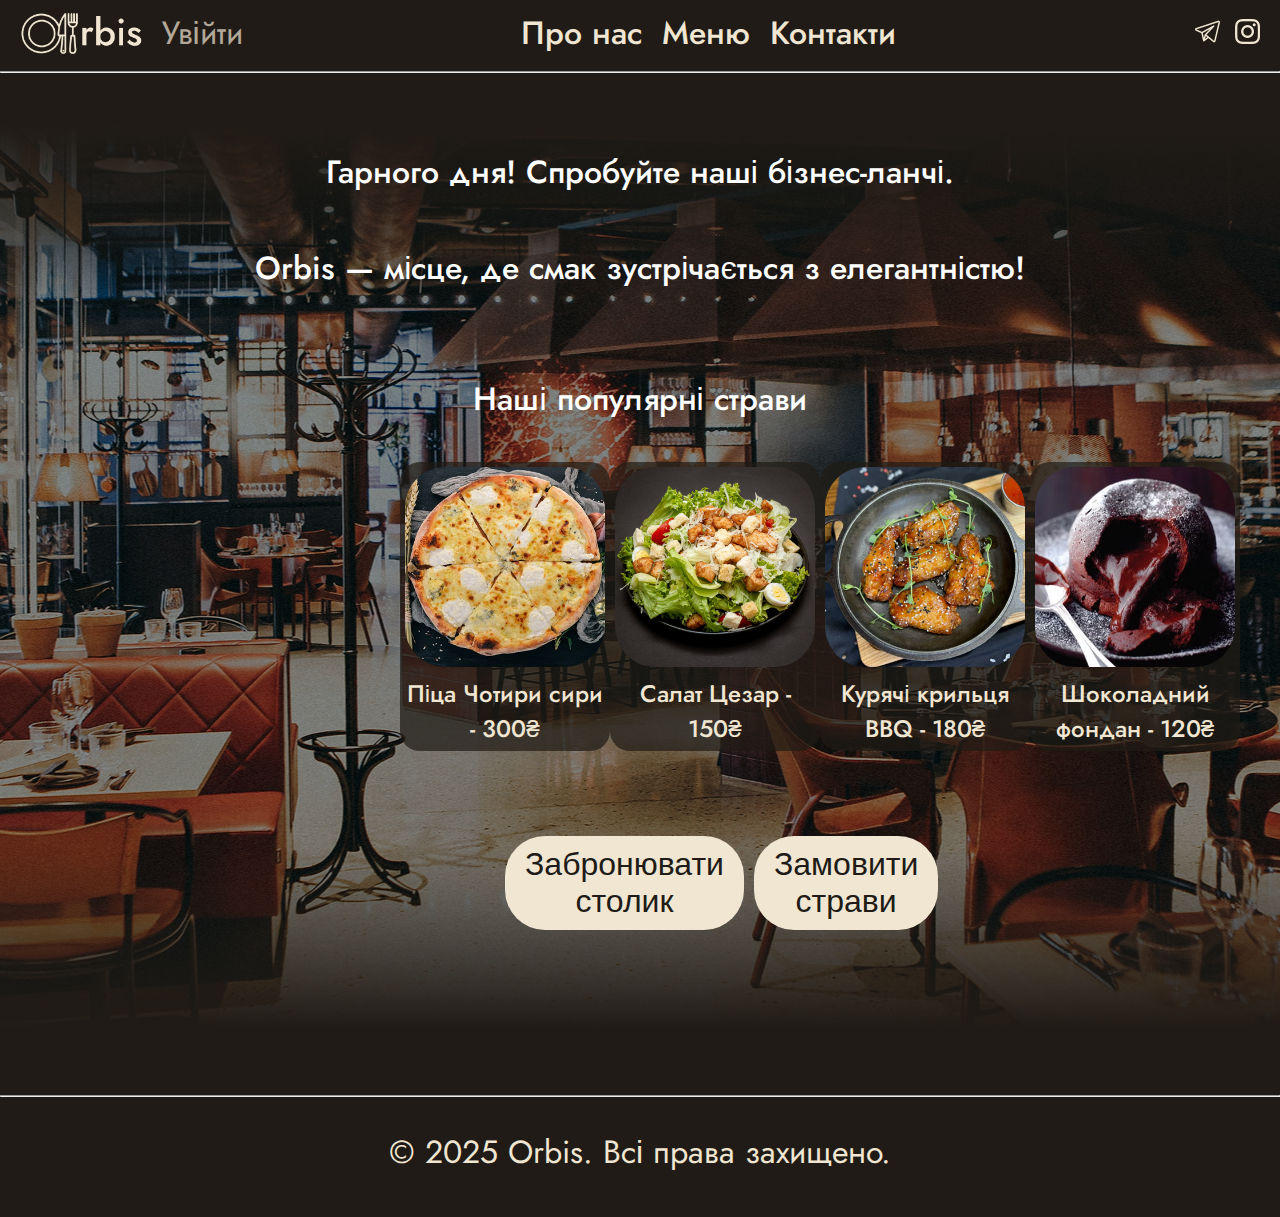
<file: index.html>
<!DOCTYPE html>
<html lang="uk">
<head>
    <meta charset="UTF-8">
    <meta name="viewport" content="width=device-width, initial-scale=1.0">
	<link rel="icon" href="logo2.png" type="image/png">
    <title>Orbis - Головна</title>
    <link rel="stylesheet" href="style.css">
    <link href="https://fonts.googleapis.com/css2?family=Jost:wght@400;500&display=swap" rel="stylesheet">
</head>
<body>
    <header>
        <a href="index.html">
            <img src="logo.png" alt="Логотип Orbis" class="logo">
        </a>
        
        <nav class="nav-left">
            <a href="login.html" class="login-register">Увійти</a>
        </nav>
        
        <nav class="nav-center">
            <a href="about.html">Про нас</a>
            <a href="menu.html">Меню</a>
            <a href="contacts.html">Контакти</a>
        </nav>
        
        <nav class="nav-right">
            <a href="https://t.me" target="_blank"><img src="tgico.png" alt="Telegram"></a>
            <a href="https://instagram.com" target="_blank"><img src="igico.png" alt="Instagram"></a>
        </nav>
    </header>
    <hr style="margin: 5px 0;"><br>
	<main>
		<div class="main-content">
			<div class="time">
				...
			</div>
			<div class="metaphor">
				Orbis — місце, де смак зустрічається з елегантністю!
			</div>
			<div class="popular-dishes">
				Наші популярні страви
				<div class="dish-list">
					<div class="dish-item">
					<img src="pizza.png" alt="Піца Чотири сири" class="dish-img">
					<br>
					Піца Чотири сири - 300₴
					</div>
					<div class="dish-item">
					<img src="caesar.png" alt="Салат Цезар" class="dish-img">
					<br>
					Салат Цезар - 150₴</div>
					<div class="dish-item">
					<img src="wings.png" alt="Курячі крильця BBQ" class="dish-img">
					<br>
					Курячі крильця BBQ - 180₴</div>
					<div class="dish-item">
					<img src="fondant.png" alt="Шоколадний фондан" class="dish-img">
					<br>
					Шоколадний фондан - 120₴</div>
				</div>
			</div>
			<div class="touts-buttons">
				<button onclick="location.href='reservation.html'">Забронювати столик</button>
				<button onclick="location.href='order.html'">Замовити страви</button>
			</div>
		</div>
	</main>

    
    <footer>
	<hr>
        <p>&copy; 2025 Orbis. Всі права захищено.</p>
    </footer>
	<script src="index.js"></script>
</body>
</html>
</file>
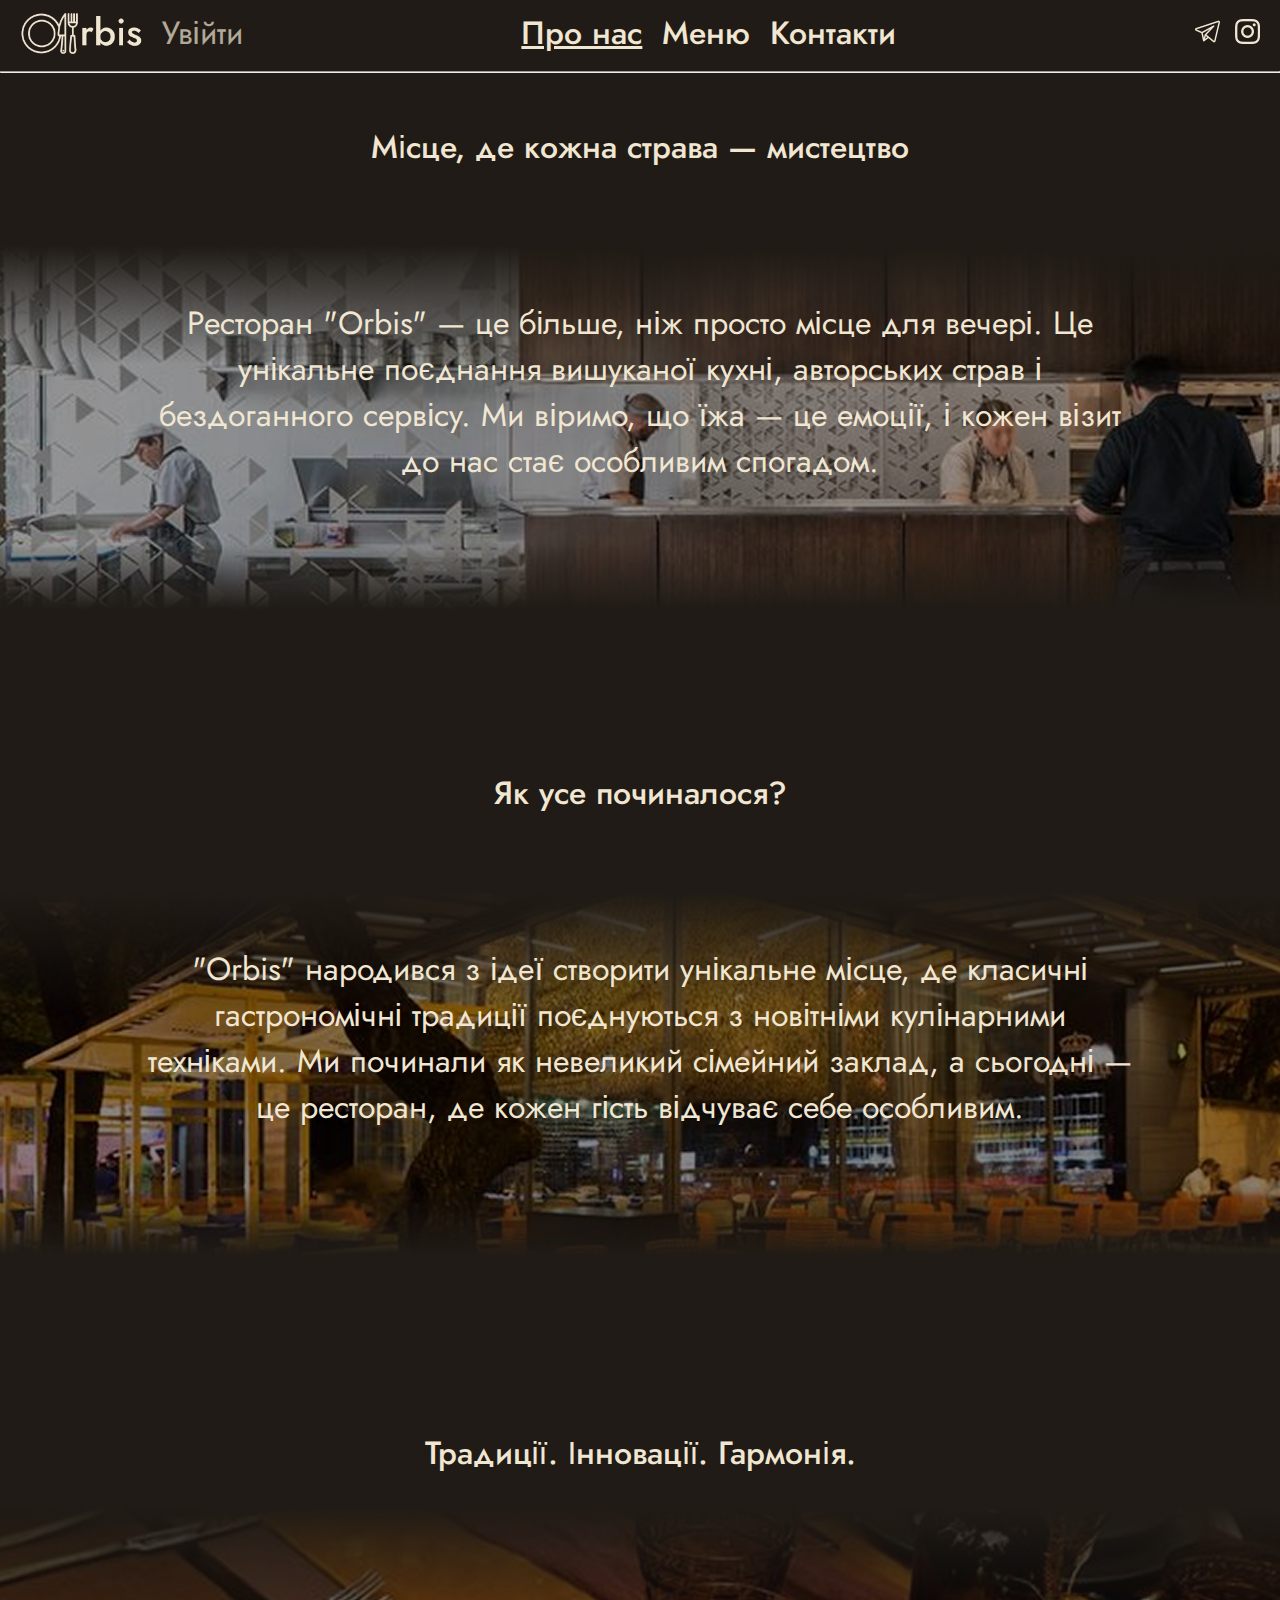
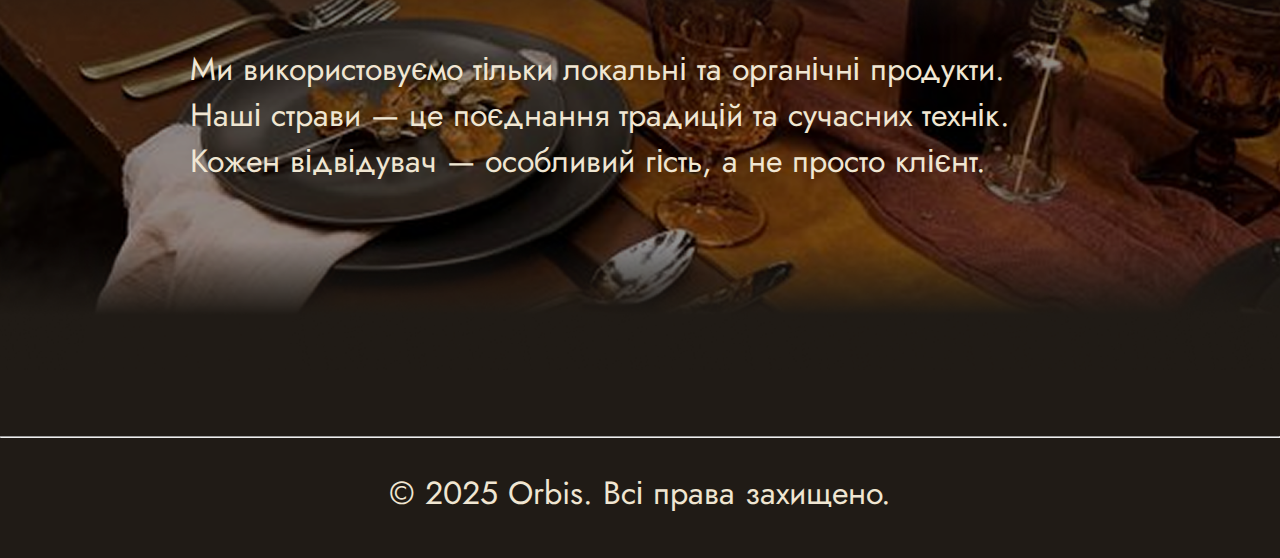
<file: about.html>
<!DOCTYPE html>
<html lang="uk">
<head>
    <meta charset="UTF-8">
    <meta name="viewport" content="width=device-width, initial-scale=1.0">
	<link rel="icon" href="logo2.png" type="image/png">
    <title>Orbis - Про нас</title>
    <link rel="stylesheet" href="style.css">
    <link href="https://fonts.googleapis.com/css2?family=Jost:wght@400;500&display=swap" rel="stylesheet">
</head>
<body id="about-page">
    <header>
        <a href="index.html">
            <img src="logo.png" alt="Логотип Orbis" class="logo">
        </a>
        
        <nav class="nav-left">
            <a href="login.html" class="login-register">Увійти</a>
        </nav>
        
        <nav class="nav-center">
			<a href="about.html" class="nav-select">Про нас</a>
            <a href="menu.html">Меню</a>
            <a href="contacts.html">Контакти</a>
        </nav>
        
        <nav class="nav-right">
            <a href="https://t.me" target="_blank"><img src="tgico.png" alt="Telegram"></a>
            <a href="https://instagram.com" target="_blank"><img src="igico.png" alt="Instagram"></a>
        </nav>
    </header>
    <hr style="margin: 5px 0;"><br>
	<main>
        <nav class="about-us">
			<nav class="about-us-h">
            Місце, де кожна страва — мистецтво
			</nav>
			<nav class="about-us-text">
				Ресторан "Orbis" — це більше, ніж просто місце для вечері. Це унікальне поєднання вишуканої кухні, авторських страв і бездоганного сервісу. Ми віримо, що їжа — це емоції, і кожен візит до нас стає особливим спогадом.
			</nav>
		</nav>
		<br>
        <nav class="mission">
			<nav class="mission-h">
            Як усе починалося?
			</nav>
			<nav class="mission-text">
				"Orbis" народився з ідеї створити унікальне місце, де класичні гастрономічні традиції поєднуються з новітніми кулінарними техніками. Ми починали як невеликий сімейний заклад, а сьогодні — це ресторан, де кожен гість відчуває себе особливим.
			</nav>
		</nav>
        <nav class="values">
			<nav class="values-h">
            Традиції. Інновації. Гармонія.
			</nav>
			<nav class="values-text">
				Ми використовуємо тільки локальні та органічні продукти. <br>
				Наші страви — це поєднання традицій та сучасних технік. <br>
				Кожен відвідувач — особливий гість, а не просто клієнт. <br>
			</nav>
		</nav>
    </main>
    
    <footer>
		<hr>
        <p>&copy; 2025 Orbis. Всі права захищено.</p>
    </footer>
</body>
</html>
</file>
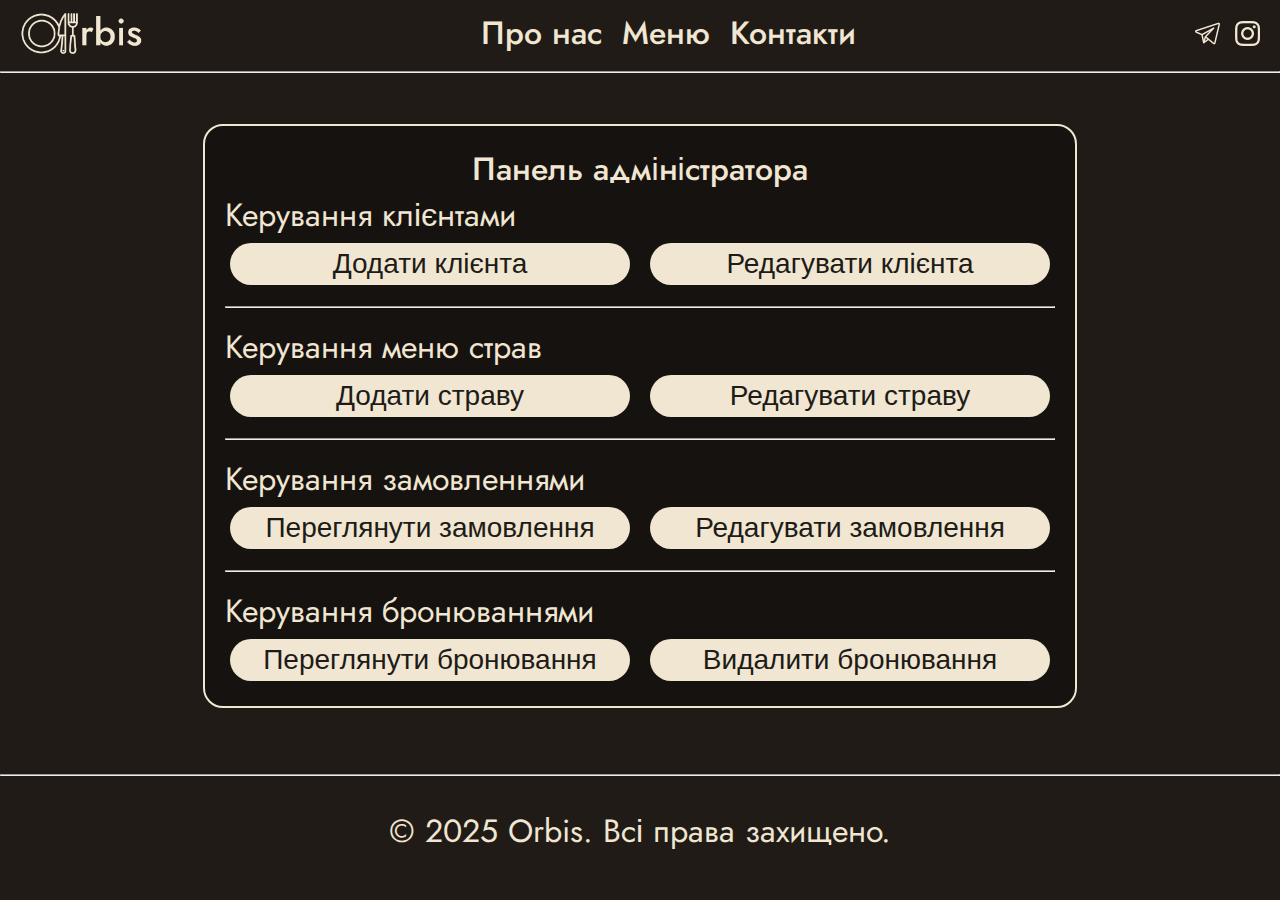
<file: admin.html>
<html lang="uk">
<head>
    <meta charset="UTF-8">
    <meta name="viewport" content="width=device-width, initial-scale=1.0">
	<link rel="icon" href="logo2.png" type="image/png">
    <title>Orbis - Адміністратор</title>
    <link rel="stylesheet" href="style.css">
    <link href="https://fonts.googleapis.com/css2?family=Jost:wght@400;500&display=swap" rel="stylesheet">
</head>
<body>
    <header>
        <a href="index.html">
            <img src="logo.png" alt="Логотип Orbis" class="logo">
        </a>        
        <nav class="nav-center">
			<a href="about.html">Про нас</a>
            <a href="menu.html">Меню</a>
            <a href="contacts.html">Контакти</a>
        </nav>
        
        <nav class="nav-right">
            <a href="https://t.me" target="_blank"><img src="tgico.png" alt="Telegram"></a>
            <a href="https://instagram.com" target="_blank"><img src="igico.png" alt="Instagram"></a>
        </nav>
    </header>
    <hr style="margin: 5px 0;"><br>
	<main>
		<div class="admin-block">
			Панель адміністратора
			<br>
			<div class="admin">
				Керування клієнтами <br>
				<button>Додати клієнта</button>
				<button>Редагувати клієнта</button>
				<hr>
				Керування меню страв <br>
				<button>Додати страву</button>
				<button>Редагувати страву</button>
				<hr>
				Керування замовленнями <br>
				<button>Переглянути замовлення</button>
				<button>Редагувати замовлення</button>
				<hr>
				Керування бронюваннями <br>
				<button>Переглянути бронювання</button>
				<button>Видалити бронювання</button>	
			</div>
		</div>
    </main>
    <footer>
		<hr>
        <p>&copy; 2025 Orbis. Всі права захищено.</p>
    </footer>
</body>
</html>
</file>
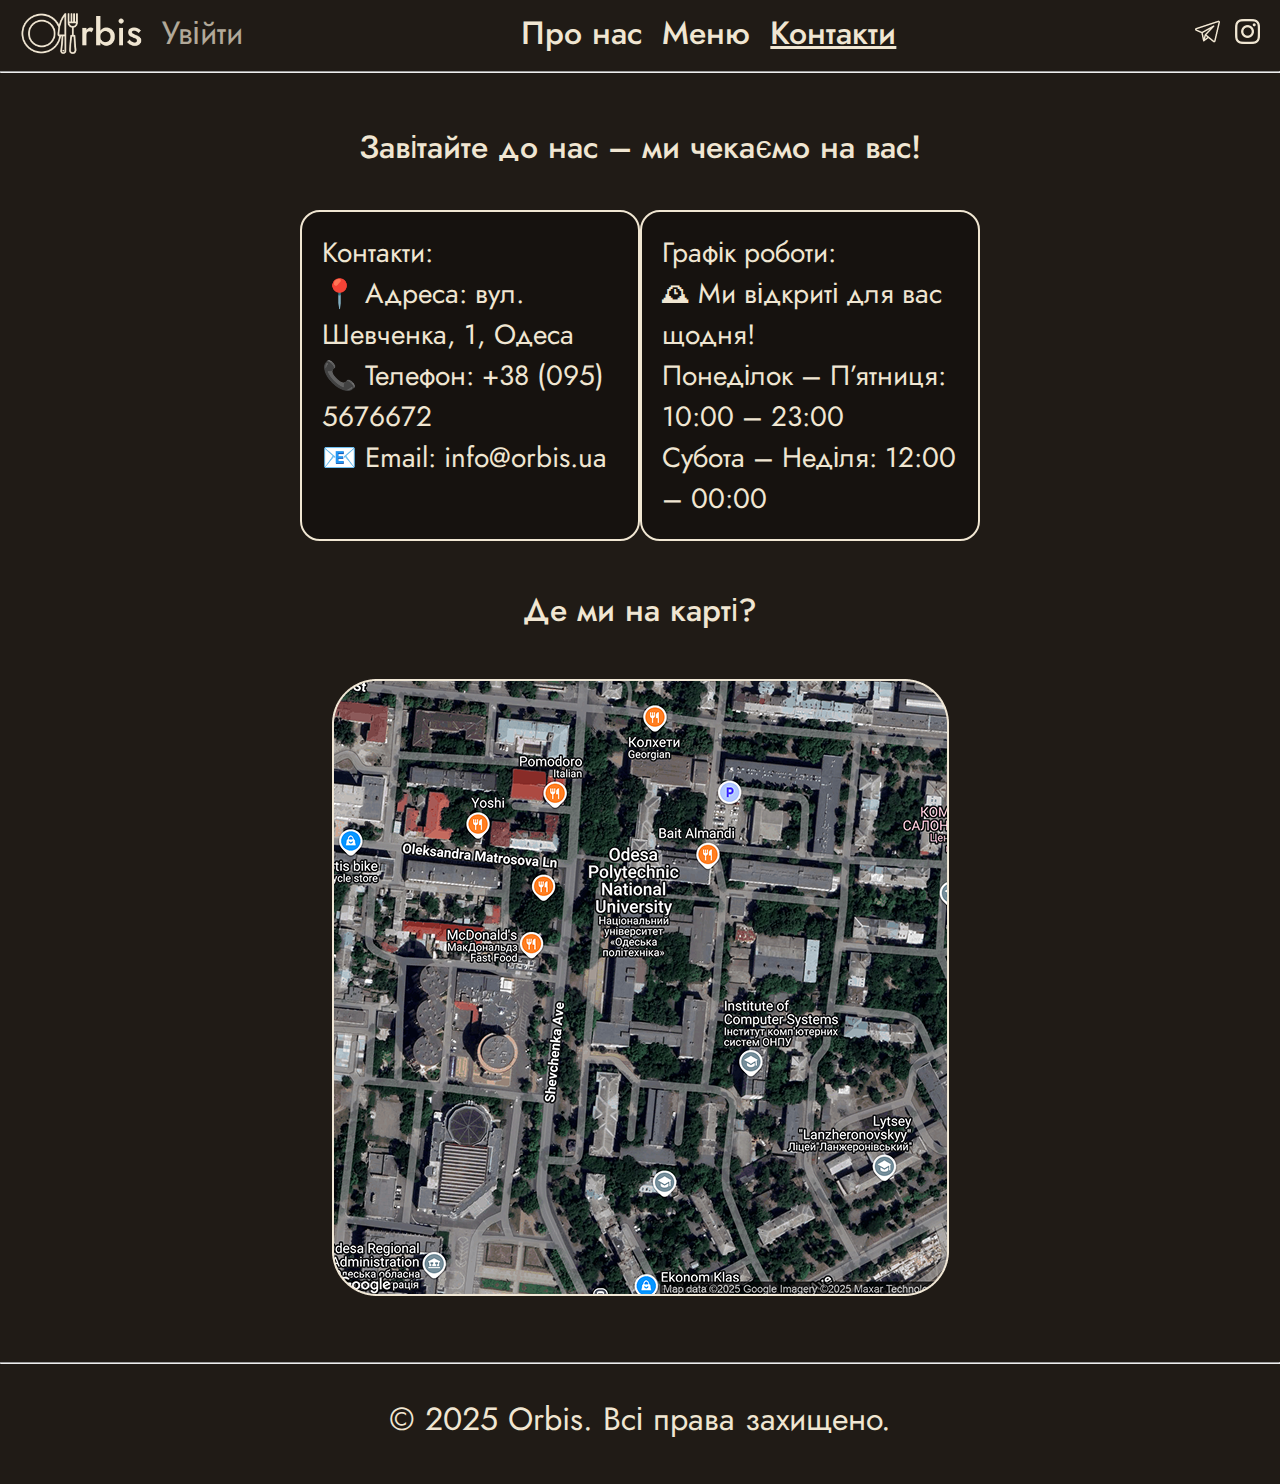
<file: contacts.html>
<!DOCTYPE html>
<html lang="uk">
<head>
    <meta charset="UTF-8">
    <meta name="viewport" content="width=device-width, initial-scale=1.0">
	<link rel="icon" href="logo2.png" type="image/png">
    <title>Orbis - Контакти</title>
    <link rel="stylesheet" href="style.css">
    <link href="https://fonts.googleapis.com/css2?family=Jost:wght@400;500&display=swap" rel="stylesheet">
</head>
<body id="contacts-page">
    <header>
        <a href="index.html">
            <img src="logo.png" alt="Логотип Orbis" class="logo">
        </a>
        
        <nav class="nav-left">
            <a href="login.html" class="login-register">Увійти</a>
        </nav>
        
        <nav class="nav-center">
			<a href="about.html">Про нас</a>
            <a href="menu.html">Меню</a>
            <a href="contacts.html" class="nav-select">Контакти</a>
        </nav>
        
        <nav class="nav-right">
            <a href="https://t.me" target="_blank"><img src="tgico.png" alt="Telegram"></a>
            <a href="https://instagram.com" target="_blank"><img src="igico.png" alt="Instagram"></a>
        </nav>
    </header>
    <hr style="margin: 5px 0;"><br>
	
	<main>
		<div>
			<div class="contact-h">
				Завітайте до нас – ми чекаємо на вас!
			</div>
			<div class="contact-block">
				<div class="contact-item">
				Контакти: <br>
				📍 Адреса: <span class="scroll-to" style="cursor: pointer;">вул. Шевченка, 1, Одеса</span> <br>
				📞 Телефон: <span class="copy-text">+38 (095) 5676672</span> <br>
				📧 Email: <span class="copy-text">info@orbis.ua</span> <br>
				</div>
				<div class="contact-item">
				Графік роботи: <br>
				🕰 Ми відкриті для вас щодня! <br>
				Понеділок – П’ятниця: 10:00 – 23:00 <br>
				Субота – Неділя: 12:00 – 00:00 <br>
				</div>
			</div>
			<br>
			<div class="contact-h">
				Де ми на карті?
			</div>
			<br>
			<img class="contact-item-map" src="map.png" alt="map">
		</div>
	</main>

    
    <footer>
	<hr>
        <p>&copy; 2025 Orbis. Всі права захищено.</p>
    </footer>
	<script src="contacts.js"></script>
</body>
</html>
</file>
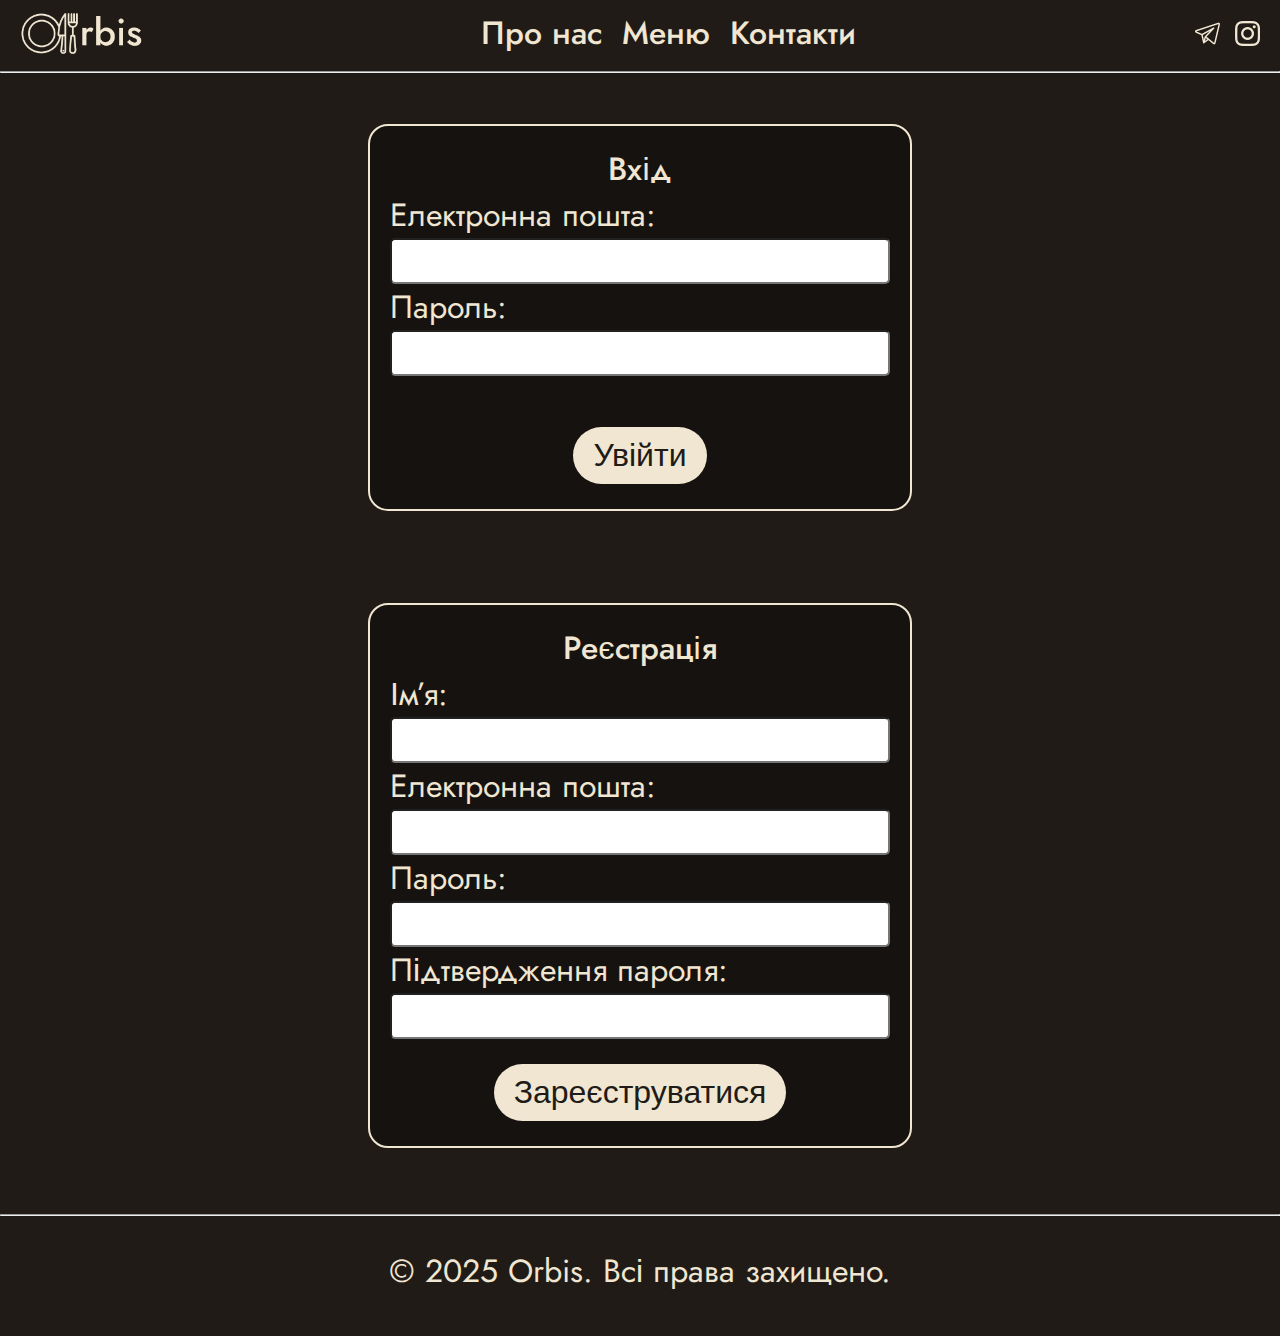
<file: login.html>
<html lang="uk">
<head>
    <meta charset="UTF-8">
    <meta name="viewport" content="width=device-width, initial-scale=1.0">
	<link rel="icon" href="logo2.png" type="image/png">
    <title>Orbis - Вхід</title>
    <link rel="stylesheet" href="style.css">
    <link href="https://fonts.googleapis.com/css2?family=Jost:wght@400;500&display=swap" rel="stylesheet">
</head>
<body id="login-page">
    <header>
        <a href="index.html">
            <img src="logo.png" alt="Логотип Orbis" class="logo">
        </a>        
        <nav class="nav-center">
			<a href="about.html">Про нас</a>
            <a href="menu.html">Меню</a>
            <a href="contacts.html">Контакти</a>
        </nav>
        
        <nav class="nav-right">
            <a href="https://t.me" target="_blank"><img src="tgico.png" alt="Telegram"></a>
            <a href="https://instagram.com" target="_blank"><img src="igico.png" alt="Instagram"></a>
        </nav>
    </header>
    <hr style="margin: 5px 0;"><br>
	<main>
		<div class="log-block">
			Вхід
			<br>
			<div class="log-l">
				Електронна пошта: <br>
				<input type="email" id="login-email" name="login-email" required><br>
				Пароль: <br>
				<input type="password" id="login-password" name="login-password" required>
			</div>
			<br>
			<button id="login-b">Увійти</button>
		</div>
		<br><br>
		<div class="log-block">
			Реєстрація
			<br>
			<div class="log-l">
				Ім’я: <br>
				<input type="text" id="name" name="name" required><br>
				Електронна пошта: <br>
				<input type="email" id="email" name="email" required><br>
				Пароль: <br>
				<input type="password" id="password" name="password" required><br>
				Підтвердження пароля: <br>
				<input type="password" id="confirm-password" name="confirm-password" required>
			</div>
			<div class="error-msg"> 
			
			</div>
			<button id="reg-b">Зареєструватися</button>
		</div>
    </main>
    
    <footer>
		<hr>
        <p>&copy; 2025 Orbis. Всі права захищено.</p>
    </footer>
	<script src="login.js"></script>
</body>
</html>
</file>
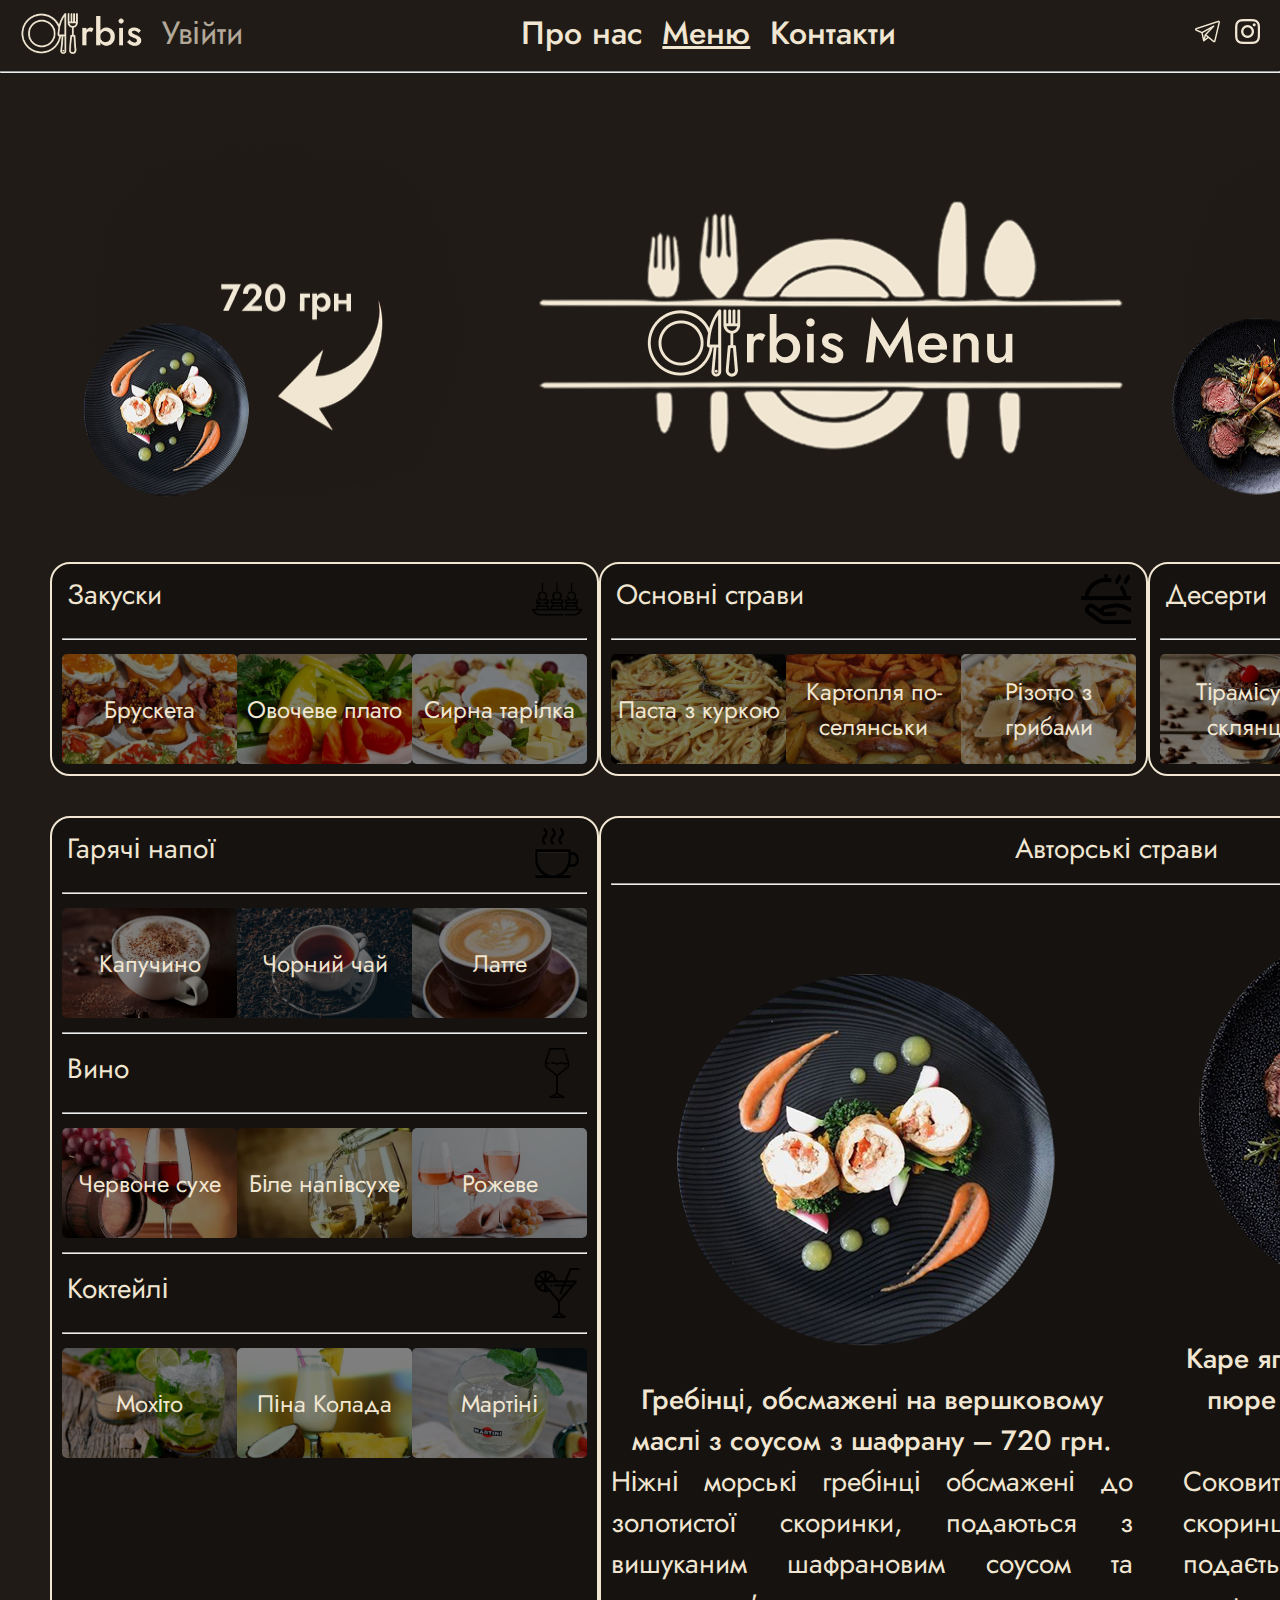
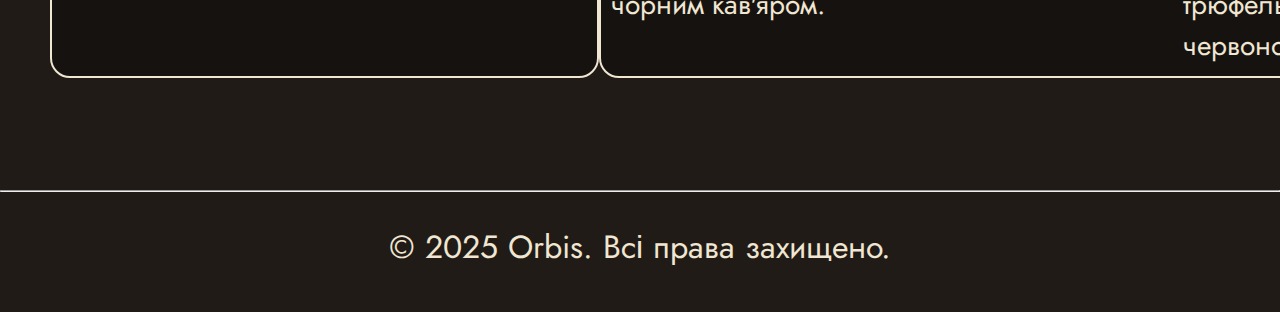
<file: menu.html>
<!DOCTYPE html>
<html lang="uk">
<head>
    <meta charset="UTF-8">
    <meta name="viewport" content="width=device-width, initial-scale=1.0">
	<link rel="icon" href="logo2.png" type="image/png">
    <title>Orbis - Меню</title>
    <link rel="stylesheet" href="style.css">
    <link href="https://fonts.googleapis.com/css2?family=Jost:wght@400;500&display=swap" rel="stylesheet">
</head>
<body id="menu-page">
    <header>
        <a href="index.html">
            <img src="logo.png" alt="Логотип Orbis" class="logo">
        </a>
        
        <nav class="nav-left">
            <a href="login.html" class="login-register">Увійти</a>
        </nav>
        
        <nav class="nav-center">
			<a href="about.html">Про нас</a>
            <a href="menu.html" class="nav-select">Меню</a>
            <a href="contacts.html">Контакти</a>
        </nav>
        
        <nav class="nav-right">
            <a href="https://t.me" target="_blank"><img src="tgico.png" alt="Telegram"></a>
            <a href="https://instagram.com" target="_blank"><img src="igico.png" alt="Instagram"></a>
        </nav>
    </header>
    <hr style="margin: 5px 0;"><br>
	
	<main>
		<div class="menu-block-logo">
			<img src="proposal1.png" alt="Пропозиція 1" class="proposal">
			<img src="logoMenu.png" alt="Лого меню">
			<img src="proposal2.png" alt="Пропозиція 1" class="proposal">
		</div>
		<div class="menu-block">
			<div class="menu-cat">
				<div class="menu-cat-h">
					Закуски
					<img src="appetizerIco.png" alt="Appetizer">
				</div>
				<hr>
				<div class="menu-block-content">
					<div class="menu-content" style="--bg-image: url('dish1.png');" title="Опис.. парапам....">
						Брускета
					</div>
					<div class="menu-content" style="--bg-image: url('dish2.png');">
						Овочеве плато
					</div>
					<div class="menu-content" style="--bg-image: url('dish3.png');">
						Сирна тарілка
					</div>
				</div>
			</div>
			<div class="menu-cat">
				<div class="menu-cat-h">
					Основні страви
					<img src="mainDishesIco.png" alt="Main Dishes">
				</div>
				<hr>
				<div class="menu-block-content">
					<div class="menu-content" style="--bg-image: url('dish4.png');">
						Паста з куркою
					</div>
					<div class="menu-content" style="--bg-image: url('dish5.png');">
						Картопля по-селянськи
					</div>
					<div class="menu-content" style="--bg-image: url('dish6.png');">
						Різотто з грибами
					</div>
				</div>
			</div>
			<div class="menu-cat">
				<div class="menu-cat-h">
					Десерти
					<img src="dessertIco.png" alt="Dessert">
				</div>
				<hr>
				<div class="menu-block-content">
					<div class="menu-content" style="--bg-image: url('dish7.png');">
						Тірамісу у склянці
					</div>
					<div class="menu-content" style="--bg-image: url('dish8.png');">
						Шоколадний фондан
					</div>
					<div class="menu-content" style="--bg-image: url('dish9.png');">
						Йогуртовий десерт
					</div>
				</div>
			</div>
		</div>
		<div class="menu-block">
			<div class="menu-cat">
				<div class="menu-cat-h">
					Гарячі напої
					<img src="hotDrinksIco.png" alt="Hot Drinks">
				</div>
				<hr>
				<div class="menu-block-content">
					<div class="menu-content" style="--bg-image: url('dish10.png');">
						Капучино
					</div>
					<div class="menu-content" style="--bg-image: url('dish11.png');">
						Чорний чай
					</div>
					<div class="menu-content" style="--bg-image: url('dish12.png');">
						Латте
					</div>
				</div>
				<hr>
				<div class="menu-cat-h">
					Вино
					<img src="wineIco.png" alt="Wine">
				</div>
				<hr>
				<div class="menu-block-content">
					<div class="menu-content" style="--bg-image: url('dish13.png');">
						Червоне сухе
					</div>
					<div class="menu-content" style="--bg-image: url('dish14.png');">
						Біле напівсухе
					</div>
					<div class="menu-content" style="--bg-image: url('dish15.png');">
						Рожеве
					</div>
				</div>
				<hr>
				<div class="menu-cat-h">
					Коктейлі
					<img src="cocktailsIco.png" alt="Cocktails">
				</div>
				<hr>
				<div class="menu-block-content">
					<div class="menu-content" style="--bg-image: url('dish16.png');">
						Мохіто 
					</div>
					<div class="menu-content" style="--bg-image: url('dish17.png');">
						Піна Колада
					</div>
					<div class="menu-content" style="--bg-image: url('dish18.png');">
						Мартіні 
					</div>
				</div>
			</div>
			<div class="menu-aut">
				<div class="menu-aut-h">
					Авторські страви
				</div>
				<hr>
				<div class="menu-aut-block-content">
					<div class="menu-aut-d">
						<img src="scallops.png" alt="Scallops" id="img-preposal1-page">
						<div class="menu-aut-name">
						Гребінці, обсмажені на вершковому маслі з соусом з шафрану – 720 грн.
						</div>
						<div class="menu-aut-text">
						Ніжні морські гребінці обсмажені до золотистої скоринки, подаються з вишуканим шафрановим соусом та чорним кав'яром.
						</div>
					</div>
					<div class="menu-aut-d">
						<img src="rackOfLamb.png" alt="Rack Of Lamb" id="img-preposal2-page">
						<div class="menu-aut-name">
						Каре ягняти у трав'яній скоринці з пюре з трюфельної картоплі – 780 грн.
						</div>
						<div class="menu-aut-text">
						Соковите каре ягняти, запечене у скоринці з ароматних трав, подається з ніжним пюре з трюфельної картоплі та соусом із червоного вина.
						</div>
					</div>
				</div>
			</div>
		</div>
		<br>
			

	</main>

    
    <footer>
	<hr>
        <p>&copy; 2025 Orbis. Всі права захищено.</p>
    </footer>
	<script src="menu.js"></script>
</body>
</html>
</file>
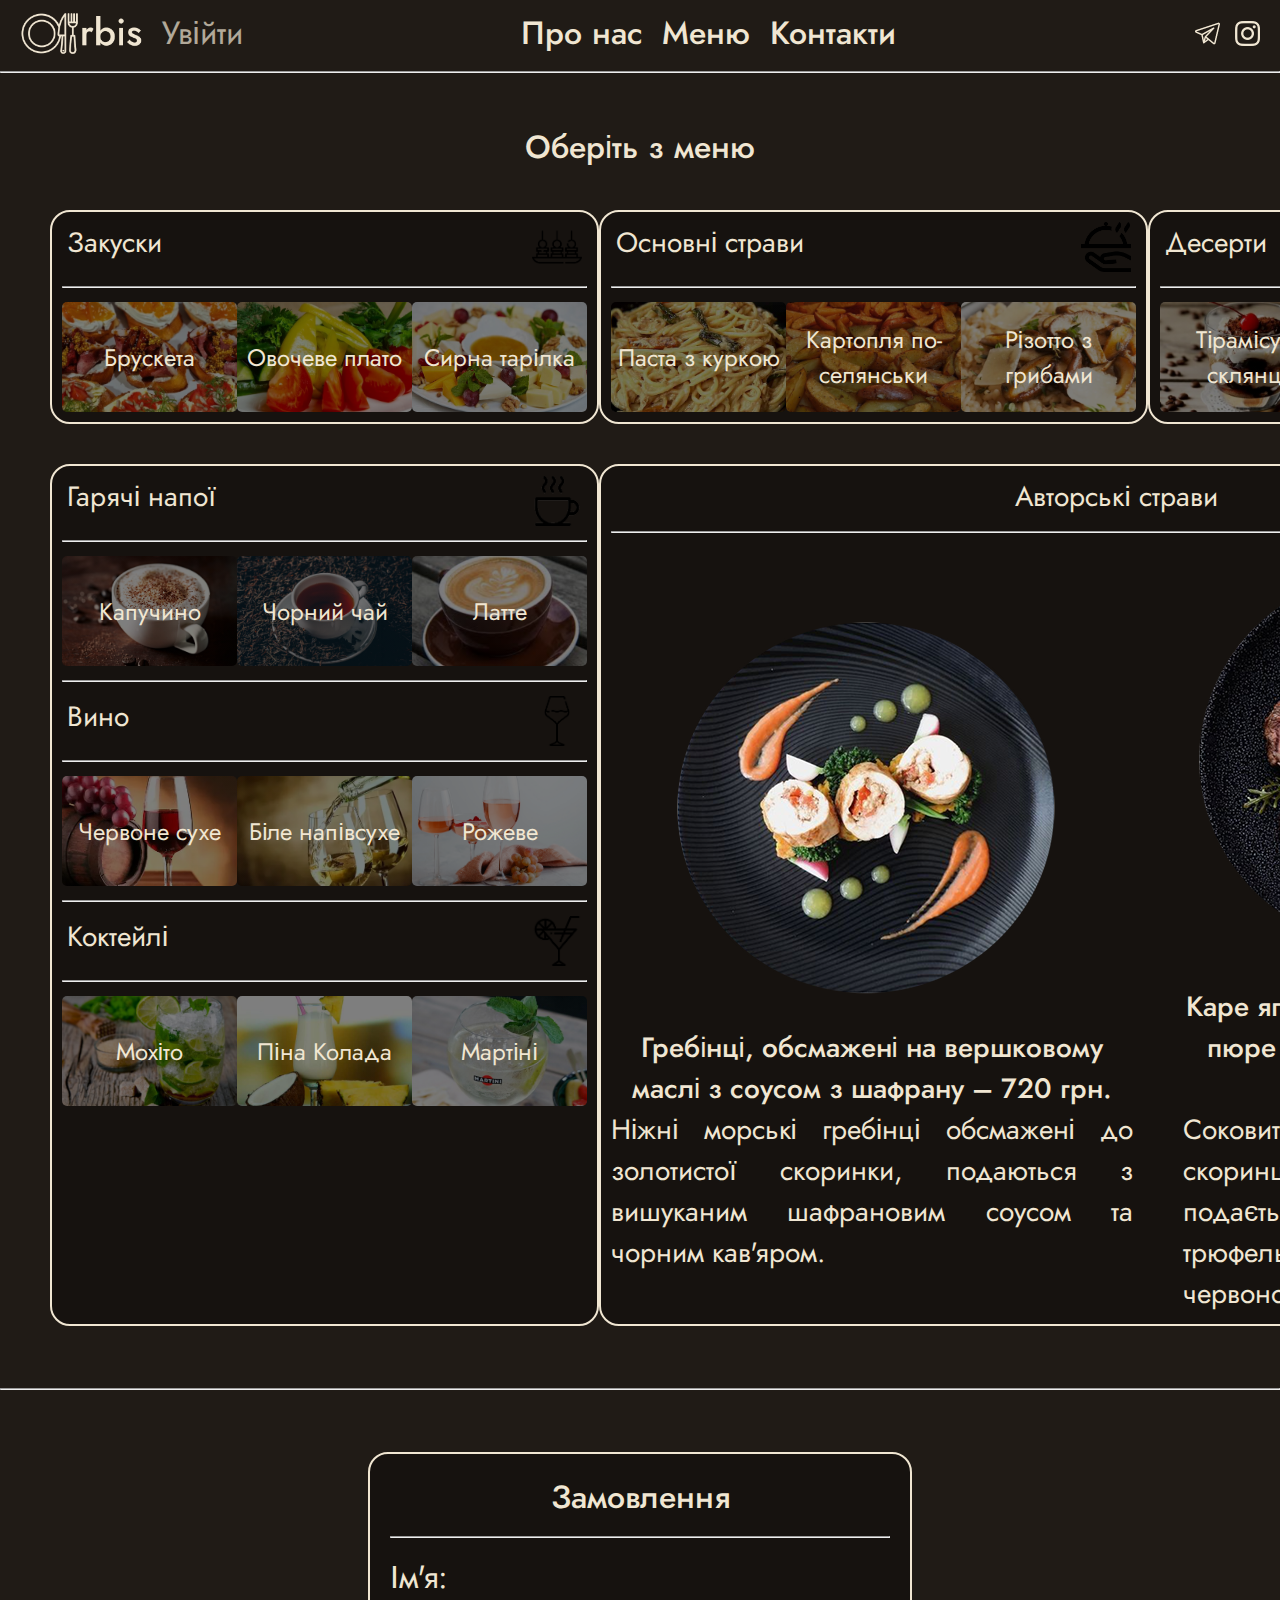
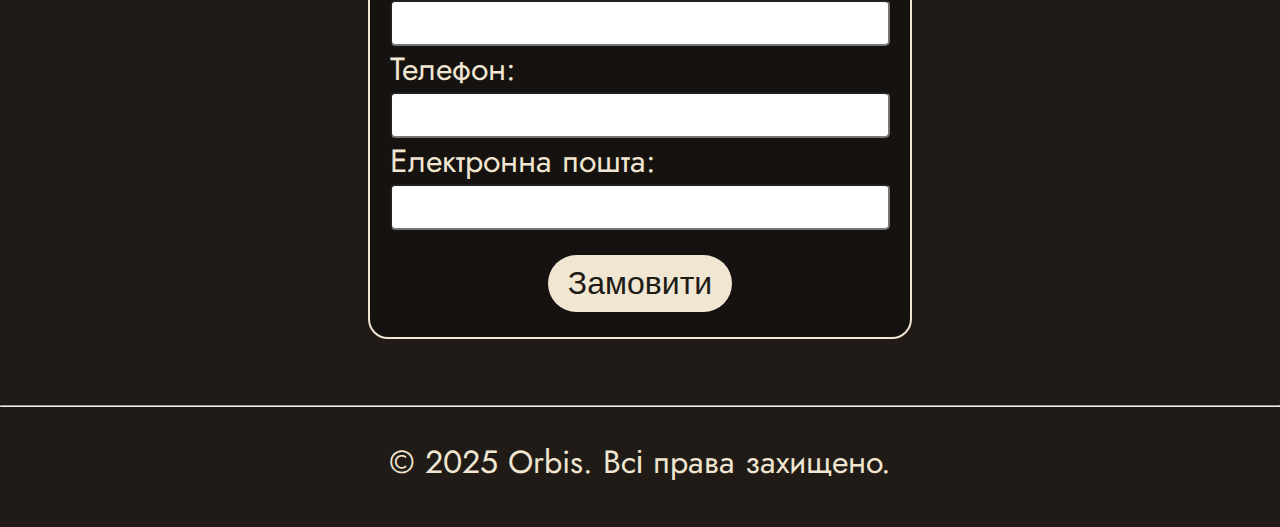
<file: order.html>
<html lang="uk">
<head>
    <meta charset="UTF-8">
    <meta name="viewport" content="width=device-width, initial-scale=1.0">
	<link rel="icon" href="logo2.png" type="image/png">
    <title>Orbis - Замовлення</title>
    <link rel="stylesheet" href="style.css">
    <link href="https://fonts.googleapis.com/css2?family=Jost:wght@400;500&display=swap" rel="stylesheet">
</head>
<body>
    <header>
        <a href="index.html">
            <img src="logo.png" alt="Логотип Orbis" class="logo">
        </a>
        
        <nav class="nav-left">
            <a href="login.html" class="login-register">Увійти</a>
        </nav>
        
        <nav class="nav-center">
			<a href="about.html">Про нас</a>
            <a href="menu.html">Меню</a>
            <a href="contacts.html">Контакти</a>
        </nav>
        
        <nav class="nav-right">
            <a href="https://t.me" target="_blank"><img src="tgico.png" alt="Telegram"></a>
            <a href="https://instagram.com" target="_blank"><img src="igico.png" alt="Instagram"></a>
        </nav>
    </header>
    <hr style="margin: 5px 0;">
	
	<main>
		<div class="order-head"> 
			<br>
			Оберіть з меню
		</div>
		<div class="menu-block">
			<div class="menu-cat">
				<div class="menu-cat-h">
					Закуски
					<img src="appetizerIco.png" alt="Appetizer">
				</div>
				<hr>
				<div class="menu-block-content">
					<div class="menu-content" style="--bg-image: url('dish1.png');">
						Брускета
					</div>
					<div class="menu-content" style="--bg-image: url('dish2.png');">
						Овочеве плато
					</div>
					<div class="menu-content" style="--bg-image: url('dish3.png');">
						Сирна тарілка
					</div>
				</div>
			</div>
			<div class="menu-cat">
				<div class="menu-cat-h">
					Основні страви
					<img src="mainDishesIco.png" alt="Main Dishes">
				</div>
				<hr>
				<div class="menu-block-content">
					<div class="menu-content" style="--bg-image: url('dish4.png');">
						Паста з куркою
					</div>
					<div class="menu-content" style="--bg-image: url('dish5.png');">
						Картопля по-селянськи
					</div>
					<div class="menu-content" style="--bg-image: url('dish6.png');">
						Різотто з грибами
					</div>
				</div>
			</div>
			<div class="menu-cat">
				<div class="menu-cat-h">
					Десерти
					<img src="dessertIco.png" alt="Dessert">
				</div>
				<hr>
				<div class="menu-block-content">
					<div class="menu-content" style="--bg-image: url('dish7.png');">
						Тірамісу у склянці
					</div>
					<div class="menu-content" style="--bg-image: url('dish8.png');">
						Шоколадний фондан
					</div>
					<div class="menu-content" style="--bg-image: url('dish9.png');">
						Йогуртовий десерт
					</div>
				</div>
			</div>
		</div>
		<div class="menu-block">
			<div class="menu-cat">
				<div class="menu-cat-h">
					Гарячі напої
					<img src="hotDrinksIco.png" alt="Hot Drinks">
				</div>
				<hr>
				<div class="menu-block-content">
					<div class="menu-content" style="--bg-image: url('dish10.png');">
						Капучино
					</div>
					<div class="menu-content" style="--bg-image: url('dish11.png');">
						Чорний чай
					</div>
					<div class="menu-content" style="--bg-image: url('dish12.png');">
						Латте
					</div>
				</div>
				<hr>
				<div class="menu-cat-h">
					Вино
					<img src="wineIco.png" alt="Wine">
				</div>
				<hr>
				<div class="menu-block-content">
					<div class="menu-content" style="--bg-image: url('dish13.png');">
						Червоне сухе
					</div>
					<div class="menu-content" style="--bg-image: url('dish14.png');">
						Біле напівсухе
					</div>
					<div class="menu-content" style="--bg-image: url('dish15.png');">
						Рожеве
					</div>
				</div>
				<hr>
				<div class="menu-cat-h">
					Коктейлі
					<img src="cocktailsIco.png" alt="Cocktails">
				</div>
				<hr>
				<div class="menu-block-content">
					<div class="menu-content" style="--bg-image: url('dish16.png');">
						Мохіто 
					</div>
					<div class="menu-content" style="--bg-image: url('dish17.png');">
						Піна Колада
					</div>
					<div class="menu-content" style="--bg-image: url('dish18.png');">
						Мартіні 
					</div>
				</div>
			</div>
			<div class="menu-aut">
				<div class="menu-aut-h">
					Авторські страви
				</div>
				<hr>
				<div class="menu-aut-block-content">
					<div class="menu-aut-d">
						<img src="scallops.png" alt="Scallops">
						<div class="menu-aut-name">
						Гребінці, обсмажені на вершковому маслі з соусом з шафрану – 720 грн.
						</div>
						<div class="menu-aut-text">
						Ніжні морські гребінці обсмажені до золотистої скоринки, подаються з вишуканим шафрановим соусом та чорним кав'яром.
						</div>
					</div>
					<div class="menu-aut-d">
						<img src="rackOfLamb.png" alt="Rack Of Lamb">
						<div class="menu-aut-name">
						Каре ягняти у трав'яній скоринці з пюре з трюфельної картоплі – 780 грн.
						</div>
						<div class="menu-aut-text">
						Соковите каре ягняти, запечене у скоринці з ароматних трав, подається з ніжним пюре з трюфельної картоплі та соусом із червоного вина.
						</div>
					</div>
				</div>
			</div>
		</div>
		<br><hr><br>
		<div class="inf-block">
			Замовлення
			<br>
			<div class="inf">
				<hr>
				Ім'я: <br>
				<input type="text" id="name" name="name" required>
				Телефон: <br>
				<input type="tel" id="phone" name="phone" required>
				Електронна пошта: <br>
				<input type="email" id="email" name="email" required>
			</div>
			<div class="error-msg"> 
			
			</div>
			<button id="order">Замовити</button>
		</div>
	</main>
    <footer>
	<hr>
        <p>&copy; 2025 Orbis. Всі права захищено.</p>
    </footer>
	<script src="order.js"></script>
</body>
</html>
</file>
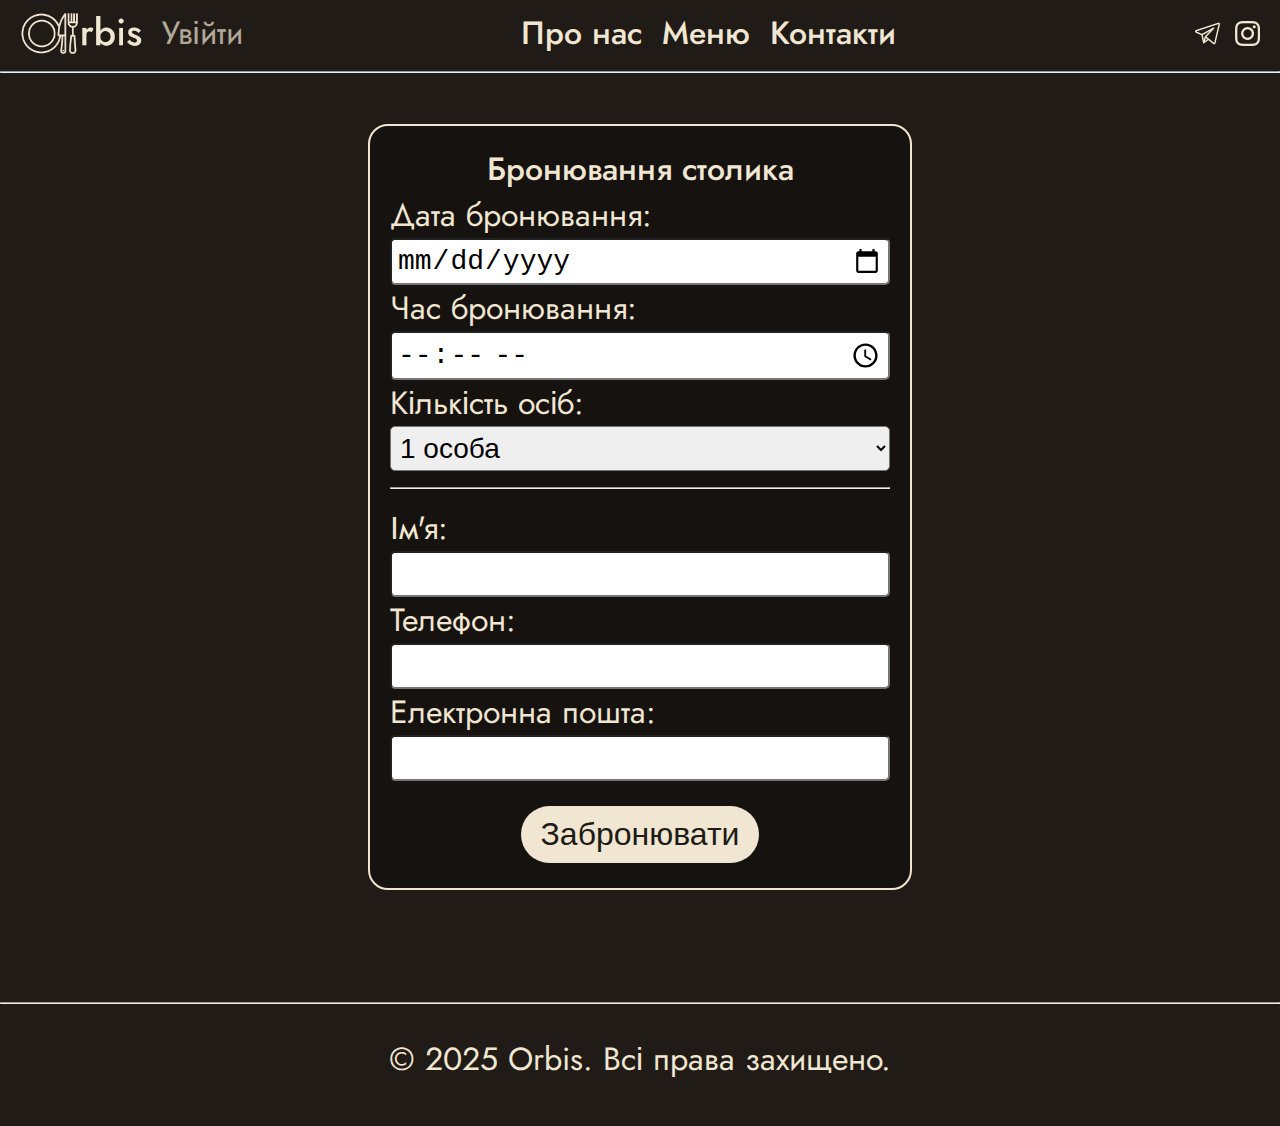
<file: reservation.html>
<html lang="uk">
<head>
    <meta charset="UTF-8">
    <meta name="viewport" content="width=device-width, initial-scale=1.0">
	<link rel="icon" href="logo2.png" type="image/png">
    <title>Orbis - Бронювання</title>
    <link rel="stylesheet" href="style.css">
    <link href="https://fonts.googleapis.com/css2?family=Jost:wght@400;500&display=swap" rel="stylesheet">
</head>
<body>
    <header>
        <a href="index.html">
            <img src="logo.png" alt="Логотип Orbis" class="logo">
        </a>        
		<nav class="nav-left">
            <a href="login.html" class="login-register">Увійти</a>
        </nav>
        <nav class="nav-center">
			<a href="about.html">Про нас</a>
            <a href="menu.html">Меню</a>
            <a href="contacts.html">Контакти</a>
        </nav>
        
        <nav class="nav-right">
            <a href="https://t.me" target="_blank"><img src="tgico.png" alt="Telegram"></a>
            <a href="https://instagram.com" target="_blank"><img src="igico.png" alt="Instagram"></a>
        </nav>
    </header>
    <hr style="margin: 5px 0;"><br>
	<main>
		<div class="reserv-block">
			Бронювання столика
			<br>
			<div class="reserv">
				Дата бронювання: <br>
				<input type="date" id="date" name="date" required>
				Час бронювання: <br>
				<input type="time" id="time" name="time" required>
				Кількість осіб: <br>
				<select id="people" name="people" required>
                    <option value="1">1 особа</option>
                    <option value="2">2 особи</option>
                    <option value="3">3 особи</option>
                    <option value="4">4 особи</option>
                    <option value="5">5 осіб</option>
                    <option value="6">6 осіб</option>
                    <option value="7">7 осіб</option>
                    <option value="8">8 осіб</option>
                    <option value="9">9 осіб</option>
                    <option value="10">10 осіб</option>
                </select>
				<hr>
				Ім'я: <br>
				<input type="text" id="name" name="name" required>
				Телефон: <br>
				<input type="tel" id="phone" name="phone" required>
				Електронна пошта: <br>
				<input type="email" id="email" name="email" required>
			</div>
			<div class="error-msg"> 
			
			</div>
			<button id="reserv">Забронювати</button>
		</div>
		<br>
    </main>
    <footer>
		<hr>
        <p>&copy; 2025 Orbis. Всі права захищено.</p>
    </footer>
	<script src="reservation.js"></script>
</body>
</html>
</file>
<file: style.css>
/* Загальні стилі для сторінки */
body {
    background-color: #201B16;
    color: #F0E6D2;
    font-family: 'Jost', sans-serif; /* Шрифт Jost */
    font-size: 32px;
    margin: 0;
    padding: 0;
}
header {
    display: flex;
    justify-content: space-between;
    align-items: center;
	padding: 10px 0px;
}
button {
    background-color: #F0E6D2;
	border-radius: 40px;
    color: #201B16;
    padding: 10px 20px;
    border: none;
    cursor: pointer;
    margin: 5px;
    font-size: 32px; 
    font-weight: 500; 
}
button:hover {
    background-color: #D6C9A1;
}

footer {
    background-color: #201B16;
    color: #F0E6D2;
    text-align: center;
    padding: 10px 0;
	margin-top: 40px;
}
/* head */
.logo {
	display: flex;
    align-items: center;
    height: 45px; 
    width: auto;
	margin: 0px 20px;
}
.nav-left {
    display: flex;
    align-items: center;
}
.login-register {
    color: #F0E6D2;
    font-size: 32px;
    text-decoration: none;
    opacity: 0.7;
}
.login-register:hover {
    text-decoration: underline;
}
.nav-center {
    display: flex;
    justify-content: center; 
    gap: 20px;
    font-weight: 500;
    flex: 1; 
}
.nav-center a {
    color: #F0E6D2;
    text-decoration: none;
}
.nav-center a:hover {
    color: #FFC107; 
}
.nav-right {
    display: flex;
    gap: 15px;
    align-items: center;
	margin: 0px 20px;
}
.nav-right a {
    display: block;
}
.nav-right img {
    width: 25px; 
    height: 25px;
}
.nav-center a.nav-select {
    text-decoration: underline;
}
/* main */
.main-content {
    background-image: url('backindex.png'); 
    background-size: cover; 
    background-position: center;
	height: 905px;
    text-align: center;
}
.time {
    padding: 25px 0; 
	color: #FFFFFF; 
    font-weight: 500; 
}
.metaphor {
    padding: 25px 0; 
	color: #FFFFFF; 
    font-weight: 500; 
}
.touts-buttons {
    display: flex;
    justify-content: space-between; 
    margin-right: 500px;
	margin-left: 500px;
	margin-top: 80px;
}
.popular-dishes {
    margin-top: 60px;
	color: #FFFFFF; 
    font-weight: 500;
}
.dish-list {
	color: #F0E6D2;
    display: flex;
    justify-content: space-between; 
    margin-right: 400px;
	margin-left: 400px;
	margin-top: 40px;
}

.dish-item {
    background-color: rgba(32, 27, 22, 0.7);

    padding: 5px;
    border-radius: 20px;
    width: 210px; 
    font-size: 24px;
}
.dish-item:hover {
    background-color: rgba(32, 27, 22, 0.9);

}
.dish-img {
    width: 200px; 
    height: 200px; 
    border-radius: 40px; 
}
/* about */
.about-us {
    background-image: url('backabout1.png');
    background-size: cover;
    background-position: center;
	height: 600px;
    text-align: center;
}
.about-us-h {
    font-weight: 500; 
}
.about-us-text {
    padding: 130px 0;
	width: 1000px;
	margin: 0 auto;
}
.mission {
    background-image: url('backabout2.png'); 
    background-size: cover; 
    background-position: center;
	height: 600px;
    text-align: center;
}
.mission-h {
    font-weight: 500; 
}
.mission-text {
    padding: 130px 0;
	width: 1000px;
	margin: 0 auto;
}
.values {
    background-image: url('backabout3.png'); 
    background-size: cover; 
    background-position: center;
	height: 600px;
    text-align: center;
}
.values-h {
	padding: 60px 0;
    font-weight: 500; 
}
.values-text {
    padding: 110px 0;
	width: 900px;
	margin: 0 auto;
	text-align: left;
}
/* contact */
.contact-h {
	text-align: center;
    font-weight: 500; 
	margin: 0 auto;
}
.contact-block {
	color: #F0E6D2;
    display: flex;
    justify-content: space-between; 
	margin-left: 300px;
	margin-right: 300px;
	margin-top: 40px;
}
.contact-item {
    background-color: rgba(0, 0, 0, 0.3);
	border: 2px solid #F0E6D2;
    padding: 20px;
    border-radius: 20px;
    width: 500px;
    font-size: 28px;
}
.contact-item-map {
    display: block;
    margin: 0 auto;
}
/* log */
.error-msg {
	color: #EFAEA0;
	font-weight: 400; 
	font-size: 24px;
	padding: 10px;
}
.log-block {
	text-align: center;
    font-weight: 500; 
	margin: 0 auto;
	background-color: rgba(0, 0, 0, 0.3);
	border: 2px solid #F0E6D2;
    padding: 20px;
    border-radius: 20px;
    width: 500px;
    font-size: 32px;
}
.log-l {
	text-align: left;
    font-weight: 400; 
	margin: 0 auto;
    font-size: 32px;
}
.log-block input {
    width: 100%; 
    padding: 5px; 
    border-radius: 5px;
    font-size: 28px; 
}
/* reserv */
.reserv-block {
	text-align: center;
    font-weight: 500; 
	margin: 0 auto;
	background-color: rgba(0, 0, 0, 0.3);
	border: 2px solid #F0E6D2;
    padding: 20px;
    border-radius: 20px;
    width: 500px;
    font-size: 32px;
}
.reserv {
	text-align: left;
    font-weight: 400; 
	margin: 0 auto;
    font-size: 32px;
}
.reserv-block input {
    width: 100%; 
    padding: 5px; 
    border-radius: 5px;
    font-size: 28px; 
}
.reserv-block select {
    width: 100%; 
    padding: 5px; 
    border-radius: 5px;
    font-size: 28px; 
}
/* admin */
.admin-block {
	text-align: center;
    font-weight: 500; 
	margin: 0 auto;
	background-color: rgba(0, 0, 0, 0.3);
	border: 2px solid #F0E6D2;
    padding: 20px;
    border-radius: 20px;
    width: 830px;
    font-size: 32px;
}
.admin {
	text-align: left;
    font-weight: 400; 
	margin: 0 auto;
    font-size: 32px;
}
.admin button {
    background-color: #F0E6D2;
	border-radius: 40px;
    color: #201B16;
    padding: 5px 5px;
    border: none;
    cursor: pointer;
	width: 400px;
    font-size: 28px; 
    font-weight: 400; 
	align-items: center;
}
.admin button:hover {
    background-color: #D6C9A1;
}
/* menu */
.menu-block-logo {
	color: #F0E6D2;
    display: flex;
    justify-content: space-between; 
	margin-left: 50px;
	margin-right: 50px;
	margin-top: 0px;
}
.menu-block {
	color: #F0E6D2;
    display: flex;
    justify-content: space-between; 
	margin-left: 50px;
	margin-right: 50px;
	margin-top: 40px;
}
.menu-cat {
    background-color: rgba(0, 0, 0, 0.3);
	border: 2px solid #F0E6D2;
    padding: 10px;
    border-radius: 20px;
    width: 550px;
    font-size: 28px;
}
.menu-cat-h {
    display: flex;
    justify-content: space-between; 
	margin-left: 5px;
	margin-right: 5px;

}
.menu-cat-h img {
    width: 50px; 
    height: 50px; 
}
.menu-block-content {
	display: flex;
    justify-content: space-between;
}
.menu-content {
	background-image: 
		linear-gradient(rgba(0, 0, 0, 0.5), rgba(0, 0, 0, 0.5)),
		var(--bg-image);
    background-size: cover; 
    background-position: center;
	width: 175px; 
	height: 110px;
	font-size: 24px; 
    display: flex;
    justify-content: center;  
    align-items: center;      
	border-radius: 5px;
	text-align: center;
}

.menu-content:hover {
	background-image: 
		linear-gradient(rgba(0, 0, 0, 0), rgba(0, 0, 0, 0)),
		var(--bg-image);
    color: transparent;
}
.menu-content.selected {
	background-image: 
		linear-gradient(rgba(0, 128, 0, 0.3), rgba(0, 128, 0, 0.3)), 
		var(--bg-image);
    background-size: cover; 
    background-position: center;
	width: 175px; 
	height: 110px;
	font-size: 24px; 
    display: flex;
    justify-content: center;  
    align-items: center;      
	border-radius: 5px;
	text-align: center;
}
.menu-aut {
    background-color: rgba(0, 0, 0, 0.3);
	border: 2px solid #F0E6D2;
    padding: 10px;
    border-radius: 20px;
    width: 1150px;
    font-size: 28px;
}
.menu-aut-h {
    text-align: center;
	margin-left: 5px;
	margin-right: 5px;
}
.menu-aut-block-content {
	display: flex;
    justify-content: space-between;
	gap: 50px;
}
.menu-aut-d {
	display: flex;
    flex-direction: column;
    align-items: center; 
    justify-content: center; 
	text-align: center; 
}
.menu-aut-name {
	font-weight: 500;
	text-align: center;
}
.menu-aut-text {
	text-align: justify;
}
/* order */
.inf-block {
	text-align: center;
    font-weight: 500; 
	margin: 0 auto;
	background-color: rgba(0, 0, 0, 0.3);
	border: 2px solid #F0E6D2;
    padding: 20px;
    border-radius: 20px;
    width: 500px;
    font-size: 32px;
}
.inf {
	text-align: left;
    font-weight: 400; 
	margin: 0 auto;
    font-size: 32px;
}
.inf-block input {
    width: 100%; 
    padding: 5px; 
    border-radius: 5px;
    font-size: 28px; 
}
.order-head {
	font-weight: 500; 
    font-size: 32px;
	text-align: center;
}
/* Телефоний вигляд */
@media (max-width: 768px) {
	body {
		background-color: #201B16;
		color: #F0E6D2;
		font-family: 'Jost', sans-serif; /* Шрифт Jost */
		font-size: 22px;
		margin: 0;
		padding: 0;
		height: 100%;
		display: flex;
		flex-direction: column;
	}
	main {
		flex: 1; 
	}
	header {
		display: flex;
		justify-content: space-between;
		align-items: center;
		box-sizing: border-box;
		font-size: 14px;
		padding: 5px 0px;
		
	}
	button {
		background-color: #F0E6D2;
		border-radius: 40px;
		color: #201B16;
		padding: 10px 20px;
		border: none;
		cursor: pointer;
		margin: 5px;
		font-size: 20px; 
		font-weight: 500; 
	}

	footer {
		background-color: #201B16;
		color: #F0E6D2;
		text-align: center;
		font-size: 14px; 
		height: 50px;
		margin: 20px 0 0 0;
		padding: 0;
	}
	/* head */
	.logo {
		display: flex;
		align-items: center;
		height: 30px; 
		width: auto;
		margin: 0px 10px;
	}
	.nav-left {
		display: flex;
		align-items: center;
	}
	.login-register {
		color: #F0E6D2;
		font-size: 13px;
		text-decoration: none;
		opacity: 0.7;
	}
	.nav-center {
		display: flex;
		justify-content: center; 
		gap: 10px;
		font-weight: 500;
		flex: 1; 
	}
	.nav-right {
		display: flex;
		gap: 10px;
		justify-content: center;
		align-items: center;		
		margin: 0px 10px;
	}
	.nav-right img {
		display: flex;
		align-items: center;
		width: 20px; 
		height: 20px;
	}
	/* main */
	.main-content {
		background-image: url('backindex.png'); 
		background-size: cover; 
		background-position: center;
		height: 100%;
		text-align: center;
	}
	.metaphor {
		padding: 5px 0; 
		color: #FFFFFF; 
		font-weight: 500; 
	}
	.touts-buttons {
		display: flex;
		justify-content: space-between; 
		margin-right: 20px;
		margin-left: 20px;
		margin-top: 20px;
	}
	.touts-buttons button {
		width: 200px;
	}
	.popular-dishes {
		margin-top: 20px;
		color: #FFFFFF; 
		font-weight: 500;
	}
    .dish-list {
        display: flex;
        flex-wrap: wrap;
        justify-content: center;
        gap: 20px;
        margin: 20px;
    }
	
    .dish-item {
        flex: 0 1 calc(50% - 20px); /* два елементи в рядок з відступом */
        box-sizing: border-box;
        font-size: 18px;
    }
    .dish-img {
        width: 100%;
        height: auto;
        border-radius: 20px;
    }
	/* about */
	.about-us {
		background-image: url('backabout1.png');
		background-size: cover;
		background-position: center;
		height: 400px;
		text-align: center;
	}
	.about-us-h {
		padding: 20px 0;
		font-weight: 500; 
	}
	.about-us-text {
		padding: 40px 0;
		width: auto;
		margin: 0 auto;
	}
	.mission {
		background-image: url('backabout2.png'); 
		background-size: cover; 
		background-position: center;
		height: 400px;
		text-align: center;
	}
	.mission-h {
		font-weight: 500; 
	}
	.mission-text {
		padding: 55px 0;
		width: auto;
		margin: 0 auto;
	}
	.values {
		background-image: url('backabout3.png'); 
		background-size: cover; 
		background-position: center;
		height: 400px;
		text-align: center;
	}
	.values-h {
		padding: 0px 0;
		font-weight: 500; 
	}
	.values-text {
		padding: 100px 0;
		width: auto;
		margin: 0 20px;
		text-align: left;
	}
	#about-page .values-text br {
		display: inline;
	}
	#about-page br {
	  display: none;
	}
	/* contact */
	.contact-h {
		margin: 20px 0;
		text-align: center;
		font-weight: 500; 
	}
	.contact-block {
		color: #F0E6D2;
		display: flex;
		flex-direction: column;
		justify-content: space-between; 
		margin-left: 20px;
		margin-right: 20px;
		gap: 30px;
	}
	.contact-item {
		background-color: rgba(0, 0, 0, 0.3);
		border: 2px solid #F0E6D2;
		padding: 10px;
		border-radius: 20px;
		width: auto;
		font-size: 20px;
	}
	.contact-item-map {
		display: block;
		width: calc(100% - 40px); /* зменшуємо ширину на 100 пкс */
		margin-left: 20px;
		margin-right: 20px;
	}
	#contacts-page br {
	  display: none;
	}
	#contacts-page .contact-item br {
	  display: inline;
	}
	/* log */
	.error-msg {
		color: #EFAEA0;
		font-weight: 400; 
		font-size: 22px;
		padding: 10px;
	}
	.log-block {
		text-align: center;
		font-weight: 500; 
		margin: 0 auto;
		background-color: rgba(0, 0, 0, 0.3);
		border: 2px solid #F0E6D2;
		padding: 20px;
		border-radius: 20px;
		width: auto;
		font-size: 22px;
		margin: 30px 20px;
	}
	.log-l {
		text-align: left;
		font-weight: 400; 
		margin: 0 auto;
		font-size: 22px;
	}
	.log-block input {
		width: 100%; 
		padding: 5px; 
		border-radius: 5px;
		font-size: 20px; 
	}
	#login-page br {
	  display: none;
	}
	/* reserv */
	.reserv-block {
		text-align: center;
		font-weight: 500; 
		margin: 0 auto;
		background-color: rgba(0, 0, 0, 0.3);
		border: 2px solid #F0E6D2;
		padding: 20px;
		border-radius: 20px;
		width: auto;
		font-size: 22px;
		margin: 10px 20px;
	}
	.reserv {
		text-align: left;
		font-weight: 400; 
		margin: 0 auto;
		font-size: 22px;
	}
	.reserv-block input {
		width: 100%; 
		padding: 5px; 
		border-radius: 5px;
		font-size: 22px; 
	}
	.reserv-block select {
		width: 100%; 
		padding: 5px; 
		border-radius: 5px;
		font-size: 22px; 
	}
	/* menu */
	.menu-block-logo {
		color: #F0E6D2;
		display: flex;
		justify-content: center; 
		margin-left: 20px;
		margin-right: 20px;
		margin-top: 0px;
	}
	.menu-block-logo img{
		width: 60%;
		margin: 0px;
		position: center;
	}
	.proposal {
		display: none;
	}
	
	.menu-block {
		color: #F0E6D2;
		display: flex;
		flex-direction: column;
		justify-content: space-between; 
		margin: 20px 0px;
		padding: 0px 20px;
		gap: 20px;
	}
	.menu-cat {
		background-color: rgba(0, 0, 0, 0.3);
		border: 2px solid #F0E6D2;
		padding: 10px;
		border-radius: 20px;
		width: 100%;
		font-size: 20px;
		box-sizing: border-box;
	}
	.menu-cat-h {
		display: flex;
		justify-content: space-between; 
		margin-left: 5px;
		margin-right: 5px;

	}
	.menu-cat-h img {
		width: 40px; 
		height: 40px; 
	}
	.menu-block-content {
		display: flex;
		justify-content: space-between;
	}
	.menu-content {
		background-image: 
			linear-gradient(rgba(0, 0, 0, 0.5), rgba(0, 0, 0, 0.5)),
			var(--bg-image);
		background-size: cover; 
		background-position: center;
		width: 31%; 
		height: 80px;
		font-size: 18px; 
		display: flex;
		justify-content: center;  
		align-items: center;      
		border-radius: 5px;
		text-align: center;
	}

	.menu-content:hover {
		background-image: 
			linear-gradient(rgba(0, 0, 0, 0), rgba(0, 0, 0, 0)),
			var(--bg-image);
		color: transparent;
	}
	.menu-content.selected {
		background-image: 
			linear-gradient(rgba(0, 128, 0, 0.3), rgba(0, 128, 0, 0.3)), 
			var(--bg-image);
		background-size: cover; 
		background-position: center;
		width: 31%; 
		height: 80px;
		font-size: 24px; 
		display: flex;
		justify-content: center;  
		align-items: center;      
		border-radius: 5px;
		text-align: center;
	}
	.menu-aut {
		background-color: rgba(0, 0, 0, 0.3);
		border: 2px solid #F0E6D2;
		padding: 10px;
		border-radius: 20px;
		font-size: 20px;
		width: 100%;
		box-sizing: border-box;
	}
	.menu-aut-h {
		text-align: center;
		margin-left: 5px;
		margin-right: 5px;
	}
	.menu-aut-block-content {
		display: flex;
		flex-direction: column;
		justify-content: space-between;
		gap: 20px;
	}
	.menu-aut-d {
		display: flex;
		flex-direction: column;
		align-items: center; 
		justify-content: center; 
		text-align: center; 
	}
	.menu-aut-d img {
		display: flex;
		width: 150px;
		height: auto;
		flex-direction: column;
		align-items: center; 
		justify-content: center; 
		text-align: center; 
	}
	#img-preposal1-page {
		display: flex;
		width: 50%;
		height: auto;
		flex-direction: column;
		align-items: center; 
		justify-content: center; 
		text-align: center; 
	}
	#img-preposal2-page {
		display: flex;
		width: 40%;
		height: auto;
		flex-direction: column;
		align-items: center; 
		justify-content: center; 
		text-align: center; 
	}
	.menu-aut-name {
		font-weight: 500;
		text-align: center;
	}
	.menu-aut-text {
		text-align: justify;
	}
	#menu-page br {
	  display: none;
	}
	/* order */
	.inf-block {
		text-align: center;
		font-weight: 500; 
		margin: 0 auto;
		background-color: rgba(0, 0, 0, 0.3);
		border: 2px solid #F0E6D2;
		padding: 20px;
		border-radius: 20px;
		width: auto;
		font-size: 22px;
		margin: 20px;
	}
	.inf {
		text-align: left;
		font-weight: 400; 
		margin: 0 auto;
		font-size: 22px;
	}
	.inf-block input {
		width: 100%; 
		padding: 5px; 
		border-radius: 5px;
		font-size: 20px; 
	}
	.order-head {
		font-weight: 500; 
		font-size: 22px;
		text-align: center;
	}
}
</file>
